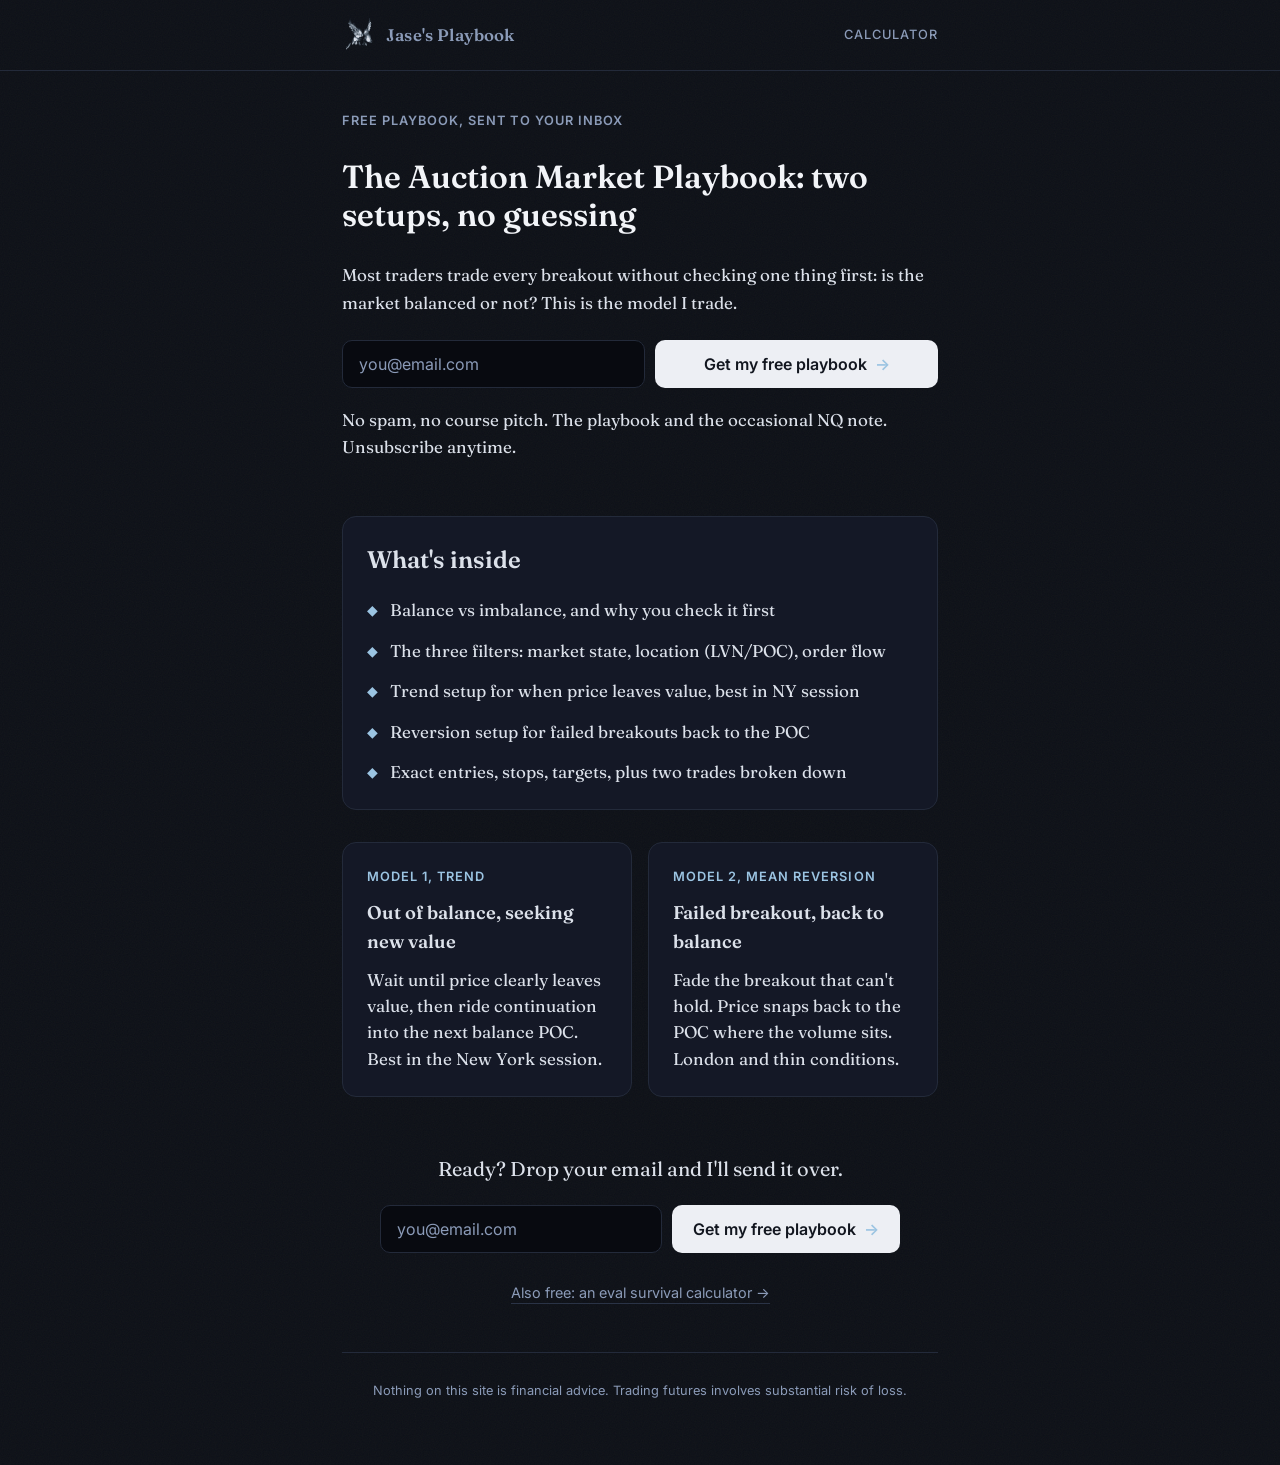
<file: index.html>
<!DOCTYPE html>
<html lang="en">
<head>
<meta charset="UTF-8">
<meta name="viewport" content="width=device-width, initial-scale=1.0">
<title>Jase's Playbook — The Auction Market Playbook (free)</title>
<meta name="description" content="Free PDF: the Auction Market Playbook. Two setups for NQ futures, no guessing — balance vs imbalance, trend and mean-reversion entries. Plus a free eval survival calculator.">
<link rel="icon" href="assets/favicon.ico" sizes="any">
<link rel="icon" type="image/png" href="assets/favicon-32.png" sizes="32x32">
<link rel="apple-touch-icon" href="assets/apple-touch-icon.png">
<link rel="preconnect" href="https://fonts.googleapis.com">
<link rel="preconnect" href="https://fonts.gstatic.com" crossorigin>
<link rel="stylesheet" href="assets/style.css">
</head>
<body>

<nav>
  <div class="nav-inner">
    <a href="index.html" class="brand"><img src="assets/butterfly.png" alt="Jase's Playbook"> Jase's Playbook</a>
    <div class="nav-links">
      <a href="eval-calculator/index.html">Calculator</a>
    </div>
  </div>
</nav>

<div class="wrap">

  <main id="optinPage">
    <section class="hero" id="signup">
      <div class="eyebrow">Free playbook, sent to your inbox</div>
      <h1>The Auction Market Playbook: two setups, no guessing</h1>
      <p>Most traders trade every breakout without checking one thing first: is the market balanced or not? This is the model I trade.</p>

      <form class="signup-form" id="signupForm1" action="https://app.kit.com/forms/9674263/subscriptions" method="post" target="hidden_iframe">
        <input type="email" name="email_address" required placeholder="you@email.com" aria-label="Email address">
        <button type="submit">Get my free playbook <span class="arrow">&rarr;</span></button>
      </form>
      <p class="fine-print">No spam, no course pitch. The playbook and the occasional NQ note. Unsubscribe anytime.</p>
    </section>

    <section style="margin-top:56px">
      <div class="card">
        <h2>What's inside</h2>
        <ul class="inside-list">
          <li><span>Balance vs imbalance, and why you check it first</span></li>
          <li><span>The three filters: market state, location (LVN/POC), order flow</span></li>
          <li><span>Trend setup for when price leaves value, best in NY session</span></li>
          <li><span>Reversion setup for failed breakouts back to the POC</span></li>
          <li><span>Exact entries, stops, targets, plus two trades broken down</span></li>
        </ul>
      </div>
    </section>

    <section class="model-grid">
      <div class="model-card">
        <div class="eyebrow">Model 1, trend</div>
        <h3>Out of balance, seeking new value</h3>
        <p>Wait until price clearly leaves value, then ride continuation into the next balance POC. Best in the New York session.</p>
      </div>
      <div class="model-card">
        <div class="eyebrow">Model 2, mean reversion</div>
        <h3>Failed breakout, back to balance</h3>
        <p>Fade the breakout that can't hold. Price snaps back to the POC where the volume sits. London and thin conditions.</p>
      </div>
    </section>

    <section class="closing-signup">
      <p>Ready? Drop your email and I'll send it over.</p>
      <form class="signup-form center" id="signupForm2" action="https://app.kit.com/forms/9674263/subscriptions" method="post" target="hidden_iframe">
        <input type="email" name="email_address" required placeholder="you@email.com" aria-label="Email address">
        <button type="submit">Get my free playbook <span class="arrow">&rarr;</span></button>
      </form>
      <p class="also-free"><a href="eval-calculator/index.html">Also free: an eval survival calculator &rarr;</a></p>
    </section>

    <footer>
      Nothing on this site is financial advice. Trading futures involves substantial risk of loss.
    </footer>
  </main>

  <main id="thanksPage" hidden>
    <div class="thanks-page">
      <img src="assets/butterfly.png" alt="Jase's Playbook">
      <h1>Check your inbox.</h1>
      <p>The playbook is on its way. If it's not there in a couple of minutes, check spam and drag it to your primary inbox so the NQ notes land too.</p>
      <p class="also-free"><a href="eval-calculator/index.html">While you wait, run your eval odds &rarr;</a></p>
    </div>
    <footer>
      Nothing on this site is financial advice. Trading futures involves substantial risk of loss.
    </footer>
  </main>

</div>

<iframe name="hidden_iframe" id="hidden_iframe" style="display:none" title="hidden"></iframe>

<script>
  function handleSignup() {
    document.getElementById('optinPage').hidden = true;
    document.getElementById('thanksPage').hidden = false;
    window.scrollTo(0, 0);
  }
  document.getElementById('signupForm1').addEventListener('submit', handleSignup);
  document.getElementById('signupForm2').addEventListener('submit', handleSignup);
</script>

</body>
</html>
</file>
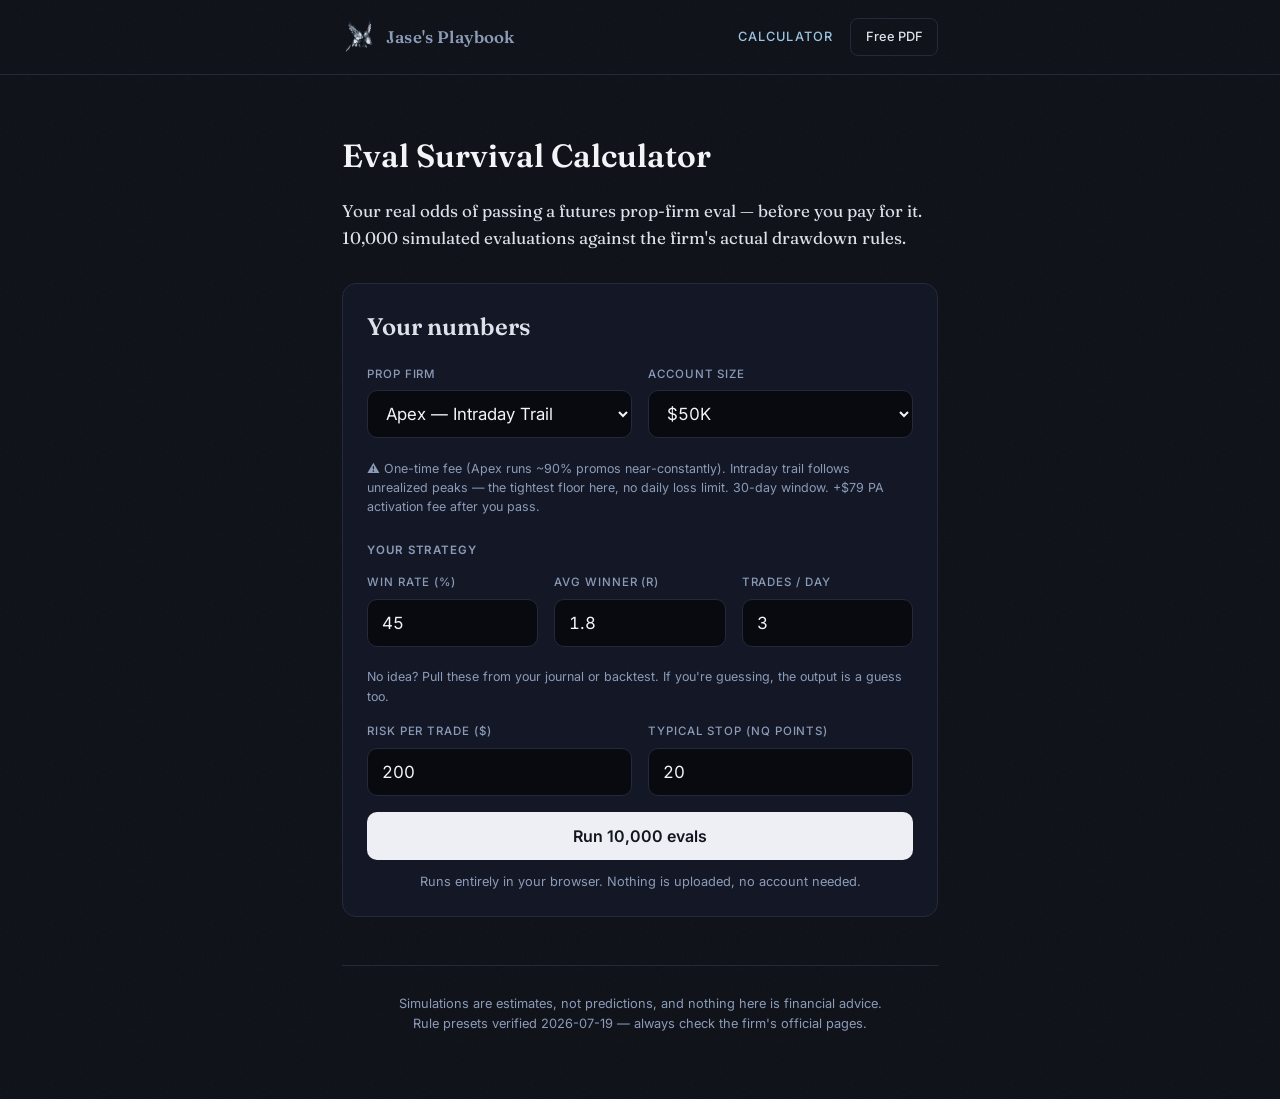
<file: eval-calculator/index.html>
<!DOCTYPE html>
<html lang="en">
<head>
<meta charset="UTF-8">
<meta name="viewport" content="width=device-width, initial-scale=1.0">
<title>Eval Survival Calculator — NQ / MNQ Prop Firm Simulator</title>
<meta name="description" content="Free Monte Carlo simulator for NQ and MNQ traders: your real odds of passing an Apex, Tradeify or Topstep evaluation, optimal risk per trade, and position size. Runs in your browser, no signup.">
<link rel="icon" href="../assets/favicon.ico" sizes="any">
<link rel="icon" type="image/png" href="../assets/favicon-32.png" sizes="32x32">
<link rel="apple-touch-icon" href="../assets/apple-touch-icon.png">
<link rel="preconnect" href="https://fonts.googleapis.com">
<link rel="preconnect" href="https://fonts.gstatic.com" crossorigin>
<link rel="stylesheet" href="../assets/style.css">
</head>
<body>

<nav>
  <div class="nav-inner">
    <a href="../index.html" class="brand"><img src="../assets/butterfly.png" alt="Jase's Playbook"> Jase's Playbook</a>
    <div class="nav-links">
      <a href="index.html" class="active">Calculator</a>
      <a href="../index.html#signup" class="nav-cta">Free PDF</a>
    </div>
  </div>
</nav>

<div class="wrap">

  <header class="page-head">
    <h1>Eval Survival Calculator</h1>
    <p>Your real odds of passing a futures prop-firm eval — before you pay for it.
    10,000 simulated evaluations against the firm's actual drawdown rules.</p>
  </header>

  <div class="card">
    <h2>Your numbers</h2>

    <div class="row">
      <div class="field">
        <label for="firm">Prop firm</label>
        <select id="firm"></select>
      </div>
      <div class="field">
        <label for="size">Account size</label>
        <select id="size"></select>
      </div>
    </div>
    <div class="hint" id="rulesNote"></div>

    <div id="customRules" style="display:none">
      <h3>Custom rules</h3>
      <div class="row3">
        <div class="field"><label for="cStart">Account size ($)</label><input type="number" id="cStart" value="50000" step="1000"></div>
        <div class="field"><label for="cTarget">Profit target ($)</label><input type="number" id="cTarget" value="3000" step="100"></div>
        <div class="field"><label for="cDd">Trailing drawdown ($)</label><input type="number" id="cDd" value="2000" step="100"></div>
      </div>
      <div class="row3">
        <div class="field">
          <label for="cDdType">Drawdown type</label>
          <select id="cDdType"><option value="eod">EOD trailing</option><option value="intraday">Intraday trailing</option></select>
        </div>
        <div class="field"><label for="cDll">Daily loss limit ($, 0 = none)</label><input type="number" id="cDll" value="0" step="100"></div>
        <div class="field"><label for="cFee">Fee per attempt ($)</label><input type="number" id="cFee" value="100" step="10"></div>
      </div>
    </div>

    <h3>Your strategy</h3>
    <div class="row3">
      <div class="field">
        <label for="winRate">Win rate (%)</label>
        <input type="number" id="winRate" value="45" min="1" max="99" step="1">
      </div>
      <div class="field">
        <label for="rr">Avg winner (R)</label>
        <input type="number" id="rr" value="1.8" min="0.1" step="0.1">
      </div>
      <div class="field">
        <label for="tradesPerDay">Trades / day</label>
        <input type="number" id="tradesPerDay" value="3" min="1" max="50" step="1">
      </div>
    </div>
    <div class="hint">No idea? Pull these from your journal or backtest. If you're guessing, the output is a guess too.</div>

    <div class="row" style="margin-top:1rem">
      <div class="field">
        <label for="riskPerTrade">Risk per trade ($)</label>
        <input type="number" id="riskPerTrade" value="200" min="1" step="25">
      </div>
      <div class="field">
        <label for="stopPoints">Typical stop (NQ points)</label>
        <input type="number" id="stopPoints" value="20" min="0.25" step="0.25">
      </div>
    </div>

    <button class="primary" id="runBtn">Run 10,000 evals</button>
    <div class="trust-line">Runs entirely in your browser. Nothing is uploaded, no account needed.</div>
  </div>

  <div class="card" id="resultsCard" style="display:none">
    <h2>Results</h2>
    <div class="stats cols3">
      <div class="stat"><div class="label">Pass probability</div><div class="value" id="outPass">—</div><div class="sub" id="outPassSub"></div></div>
      <div class="stat"><div class="label">Bust probability</div><div class="value neg" id="outBust">—</div><div class="sub">hit the trailing floor</div></div>
      <div class="stat"><div class="label" id="outTimeLabel">Ran out of time</div><div class="value" id="outTimeout">—</div><div class="sub" id="outTimeoutSub"></div></div>
      <div class="stat"><div class="label">Median days to pass</div><div class="value" id="outDays">—</div><div class="sub">trading days, when you do pass</div></div>
      <div class="stat"><div class="label">Expected attempts</div><div class="value" id="outAttempts">—</div><div class="sub">before one passes</div></div>
      <div class="stat"><div class="label">Expected cost to pass</div><div class="value" id="outCost">—</div><div class="sub" id="outCostSub">attempts × fee</div></div>
    </div>
    <div class="verdict" id="verdict"></div>

    <h3>Position size at this risk</h3>
    <div class="stats">
      <div class="stat"><div class="label">MNQ contracts</div><div class="value" id="outMnq">—</div><div class="sub" id="outMnqSub"></div></div>
      <div class="stat"><div class="label">NQ contracts</div><div class="value" id="outNq">—</div><div class="sub" id="outNqSub"></div></div>
    </div>

    <h3>Pass rate vs risk per trade</h3>
    <p class="hint" style="margin:0 0 0.6rem">Same strategy, different bet size. This is the curve most traders never look at — oversizing is how most evals die.</p>
    <svg id="sweepChart" viewBox="0 0 640 220" style="width:100%;height:auto"></svg>

    <h3>One simulated attempt</h3>
    <p class="hint" style="margin:0 0 0.6rem">A single random run from the 10,000 — equity vs the trailing floor chasing it.</p>
    <canvas id="pathChart" class="chart" width="640" height="260"></canvas>
    <div class="legend"><span class="l-equity">Equity</span><span class="l-floor-i">Trailing floor</span><span class="l-target">Target</span></div>
    <div class="chart-controls">
      <button class="ghost" id="rerollBtn">Show another run</button>
      <span class="hint" id="pathOutcome"></span>
    </div>

    <details class="methodology">
      <summary>Methodology &amp; honest limitations</summary>
      <ul>
        <li>Each trade is an independent coin flip at your win rate: winner = +(avg R × risk), loser = −risk. 10,000 full evaluations are simulated against the selected firm's trailing-drawdown, daily-loss and time rules.</li>
        <li>Intraday trailing floors are updated per closed trade. Real intraday trails also move on <em>unrealized</em> peaks mid-trade, so true intraday risk is slightly worse than shown.</li>
        <li>Commissions, slippage, losing-streak correlation and news-day fat tails are not modeled. Real results will be somewhat worse than simulated. Treat the output as an upper bound.</li>
        <li>Rule presets last verified 2026-07-19. Firms change rules constantly — always confirm against the firm's official rules page.</li>
        <li>Rough reading: ≥65% pass probability is solid, 50–65% is a coin flip across attempts, &lt;50% means fix the risk or the strategy before paying anyone.</li>
      </ul>
    </details>

    <div class="ebook-cta">
      <p><strong>The math is the easy part.</strong> Sizing right keeps you alive, but it doesn't give you an edge. The entries have to come from somewhere. That's the free Auction Market Playbook: two setups, ready to load into Tradezella.</p>
      <a class="btn-cta" href="../index.html#signup">Get the free playbook (PDF) <span class="arrow">&rarr;</span></a>
    </div>
  </div>

  <footer>
    Simulations are estimates, not predictions, and nothing here is financial advice.<br>
    Rule presets verified 2026-07-19 — always check the firm's official pages.
  </footer>

</div>

<script src="../assets/engine.js"></script>
<script src="../assets/calc.js"></script>
</body>
</html>
</file>
<file: assets/style.css>
@import url('https://fonts.googleapis.com/css2?family=Fraunces:opsz,wght@9..144,400;9..144,600&family=Inter:wght@500;600&display=swap');

:root {
  --bg: #0C0F16;
  --surface: #141826;
  --surface2: #080A10;
  --border: #232A3A;
  --text: #DCE1EA;
  --text-strong: #F2F4F8;
  --muted: #8B9BB8;
  --accent: #9BC4E2;
  --cta: #EDEFF4;
  --cta-text: #12161F;
  --pos: #6FA07A;
  --neg: #C96A5E;
  --warn: #A8B4C8;
  --mono: Inter, system-ui, sans-serif;
  --serif: Fraunces, Georgia, serif;
}
* { box-sizing: border-box; }
html { -webkit-text-size-adjust: 100%; }
body {
  margin: 0; color: var(--text); line-height: 1.6;
  font-family: var(--serif); -webkit-font-smoothing: antialiased;
  background-color: var(--bg);
  background-image: url("data:image/svg+xml,%3Csvg xmlns='http://www.w3.org/2000/svg' width='160' height='160'%3E%3Cfilter id='n'%3E%3CfeTurbulence type='fractalNoise' baseFrequency='0.85' numOctaves='2' stitchTiles='stitch'/%3E%3C/filter%3E%3Crect width='160' height='160' filter='url(%23n)' opacity='0.04'/%3E%3C/svg%3E");
}
a { color: var(--accent); text-decoration: none; }
a:hover { color: #C4DCF0; }
input, select, button { font-family: Inter, system-ui, sans-serif; }
input[type=number]::-webkit-outer-spin-button, input[type=number]::-webkit-inner-spin-button { -webkit-appearance: none; margin: 0; }
input[type=number] { -moz-appearance: textfield; }
summary::-webkit-details-marker { display: none; }

@keyframes riseIn { from { opacity: 0; transform: translateY(8px); } to { opacity: 1; transform: translateY(0); } }
@keyframes doveGlitch {
  0% { filter: none; transform: none; }
  18% { filter: drop-shadow(2px 0 #9BC4E2) drop-shadow(-2px 0 #5C6B85); transform: translateX(1px); }
  36% { filter: none; transform: translateX(-1px); }
  56% { filter: drop-shadow(-2px 0 #9BC4E2) drop-shadow(2px 0 #5C6B85); transform: translateX(1px); }
  100% { filter: none; transform: none; }
}
@media (prefers-reduced-motion: reduce) { * { animation: none !important; transition: none !important; } }

nav { border-bottom: 1px solid var(--border); }
.nav-inner {
  max-width: 640px; margin: 0 auto; padding: 18px 22px;
  display: flex; align-items: center; justify-content: space-between; gap: 1rem;
}
.brand { display: flex; align-items: center; gap: 10px; color: var(--muted); font-family: var(--serif); font-weight: 600; font-size: 1.05rem; letter-spacing: 0.01em; transition: color 0.15s ease; }
.brand:hover { color: var(--accent); }
.brand img { width: 34px; height: 34px; object-fit: contain; flex: none; }
.nav-links { display: flex; gap: 1.1rem; align-items: center; flex-wrap: wrap; }
.nav-links a {
  font-family: Inter, sans-serif; font-weight: 500; font-size: 0.8rem;
  text-transform: uppercase; letter-spacing: 0.08em; color: var(--muted);
  transition: color 0.15s ease;
}
.nav-links a:hover, .nav-links a.active { color: var(--accent); }
.nav-cta {
  background: transparent; color: var(--text) !important; font-weight: 600;
  border: 1px solid var(--border);
  padding: 0.5rem 0.9rem; border-radius: 8px; text-transform: none !important; letter-spacing: 0 !important;
  transition: border-color 0.15s ease, color 0.15s ease;
}
.nav-cta:hover { border-color: var(--accent); color: var(--text-strong) !important; }

.wrap { max-width: 640px; margin: 0 auto; padding: 0 22px 64px; }
.page-head { padding-top: 40px; margin-bottom: 2rem; }
.page-head h1, .hero h1 { font-family: var(--serif); font-weight: 600; font-size: clamp(1.6rem, 5vw, 2rem); color: var(--text-strong); line-height: 1.2; }
.page-head p { color: var(--text); margin: 14px 0 0; max-width: 56ch; font-size: 1.0625rem; line-height: 1.6; }

.card {
  background: var(--surface); border: 1px solid var(--border);
  border-radius: 14px; padding: 24px; margin-bottom: 1.5rem;
  transition: border-color 0.15s ease;
}
.card:hover { border-color: var(--accent); }
.card h2 { font-family: var(--serif); font-weight: 600; font-size: 1.5rem; color: var(--text); margin: 0 0 18px; }
.card h3 {
  font-family: Inter, sans-serif; font-size: 0.72rem; margin: 24px 0 14px; color: var(--muted);
  text-transform: uppercase; letter-spacing: 0.08em; font-weight: 600;
}

.field { margin-bottom: 1rem; display: flex; flex-direction: column; gap: 7px; }
.field label {
  font-family: Inter, sans-serif; font-weight: 500; font-size: 0.72rem; color: var(--muted);
  text-transform: uppercase; letter-spacing: 0.08em;
}
.field input, .field select {
  width: 100%; min-height: 48px; padding: 0 14px; background: var(--surface2);
  border: 1px solid var(--border); border-radius: 10px; color: var(--text-strong);
  font-size: 1.05rem; font-family: Inter, sans-serif; font-variant-numeric: tabular-nums;
  outline: none; transition: border-color 0.12s ease;
}
.field select { cursor: pointer; }
.field input:focus, .field select:focus { border-color: var(--accent); }
.row { display: grid; grid-template-columns: 1fr 1fr; gap: 1rem; }
.row3 { display: grid; grid-template-columns: 1fr 1fr 1fr; gap: 1rem; }
@media (max-width: 520px) { .row3 { grid-template-columns: 1fr 1fr; } }
.hint { font-family: Inter, sans-serif; font-size: 0.78rem; color: var(--muted); margin-top: 0.3rem; line-height: 1.55; }

button.primary {
  width: 100%; min-height: 48px; padding: 0 20px; border: none; border-radius: 10px;
  background: var(--cta); color: var(--cta-text); font-family: Inter, sans-serif;
  font-size: 1rem; font-weight: 600; cursor: pointer;
  display: flex; align-items: center; justify-content: center; gap: 8px;
  transition: transform 0.12s ease, filter 0.12s ease;
}
button.primary:hover { transform: scale(1.02); filter: brightness(1.03); }
button.primary:active { transform: scale(0.98); }
button.ghost {
  min-height: 40px; padding: 0 16px; border: 1px solid var(--border); border-radius: 10px;
  background: transparent; color: var(--text); font-family: Inter, sans-serif;
  font-weight: 500; font-size: 0.85rem; cursor: pointer; transition: border-color 0.15s ease;
}
button.ghost:hover { border-color: var(--accent); }

.stats { display: grid; grid-template-columns: 1fr 1fr; gap: 14px; }
@media (min-width: 560px) { .stats.cols3 { grid-template-columns: 1fr 1fr 1fr; } }
.stat { background: var(--surface2); border-radius: 8px; padding: 18px; }
.stat .label {
  font-family: Inter, sans-serif; font-weight: 500; font-size: 0.7rem; color: var(--muted);
  margin-bottom: 8px; text-transform: uppercase; letter-spacing: 0.08em;
}
.stat .value {
  font-family: Inter, sans-serif; font-size: 1.9rem; font-weight: 600;
  font-variant-numeric: tabular-nums; color: var(--text);
}
.stat .sub { font-family: Inter, sans-serif; font-size: 0.72rem; color: var(--muted); margin-top: 4px; }
.num { font-family: Inter, sans-serif; font-variant-numeric: tabular-nums; }
.pos, .stat .value.pos { color: var(--pos); }
.neg, .stat .value.neg { color: var(--neg); }
.warn-c, .stat .value.warn-c { color: var(--warn); }

.verdict {
  border-left: 3px solid var(--border); background: var(--surface2);
  padding: 20px 22px; border-radius: 0 14px 14px 0; margin-top: 1.1rem;
  font-family: var(--serif); font-size: 1.0625rem; line-height: 1.55; color: var(--text);
}
.verdict strong { font-weight: 600; }
.verdict.good { border-left-color: var(--pos); }
.verdict.good strong { color: var(--pos); }
.verdict.mid { border-left-color: var(--warn); }
.verdict.mid strong { color: var(--warn); }
.verdict.bad { border-left-color: var(--neg); }
.verdict.bad strong { color: var(--neg); }

canvas.chart { width: 100%; height: auto; background: var(--surface2); border-radius: 8px; border: 1px solid var(--border); }
.chart-controls { display: flex; gap: 14px; margin-top: 16px; flex-wrap: wrap; align-items: center; }
.legend { display: flex; gap: 18px; flex-wrap: wrap; font-family: Inter, sans-serif; font-size: 0.75rem; color: var(--muted); margin-top: 12px; }
.legend span::before { content: ""; display: inline-block; width: 14px; height: 2px; margin-right: 7px; vertical-align: middle; background: var(--muted); }
.legend .l-equity::before { background: var(--accent); }
.legend .l-floor-i::before { background: var(--neg); }
.legend .l-floor-e::before { background: var(--warn); }
.legend .l-target::before { background: var(--pos); }

.ebook-cta {
  background: var(--surface); border: 1px solid var(--border); border-radius: 14px;
  padding: 24px; margin: 1.5rem 0; text-align: center;
  transition: border-color 0.15s ease;
}
.ebook-cta:hover { border-color: var(--accent); }
.ebook-cta p { margin: 0 0 18px; font-family: var(--serif); font-size: 1.0625rem; line-height: 1.55; color: var(--text); }
.ebook-cta strong { color: var(--text-strong); font-weight: 600; }
.btn-cta {
  display: inline-flex; align-items: center; gap: 8px; background: var(--cta); color: var(--cta-text);
  font-family: Inter, sans-serif; font-weight: 600; padding: 0.85rem 1.4rem; border-radius: 10px;
  transition: transform 0.12s ease, filter 0.12s ease;
}
.btn-cta:hover { filter: brightness(1.03); transform: scale(1.02); color: var(--cta-text); }
.btn-cta .arrow { color: var(--accent); font-weight: 600; }

details.methodology { margin-top: 1.25rem; font-family: Inter, sans-serif; font-size: 0.8rem; color: var(--muted); background: var(--surface); border: 1px solid var(--border); border-radius: 14px; padding: 16px 20px; }
details.methodology summary { cursor: pointer; text-transform: uppercase; letter-spacing: 0.08em; font-weight: 500; color: var(--muted); list-style: none; }
details.methodology summary::-webkit-details-marker { display: none; }
details.methodology summary:hover { color: var(--accent); }
details.methodology ul { list-style: none; display: flex; flex-direction: column; gap: 12px; margin-top: 16px; padding: 0; }
details.methodology li { font-family: var(--serif); font-size: 1rem; line-height: 1.55; color: var(--muted); padding-left: 16px; border-left: 2px solid var(--border); }
.trust-line { text-align: center; font-family: Inter, sans-serif; font-size: 0.8rem; color: var(--muted); margin-top: 0.75rem; }
footer {
  text-align: center; color: var(--muted); font-family: Inter, sans-serif; font-size: 0.8rem;
  line-height: 1.6; margin-top: 3rem; padding-top: 28px; border-top: 1px solid var(--border);
}

.eyebrow {
  font-family: Inter, sans-serif; font-weight: 600; font-size: 0.8rem; text-transform: uppercase;
  letter-spacing: 0.08em; color: var(--muted); margin-bottom: 16px;
}
.hero { padding-top: 40px; animation: riseIn 0.2s ease-out both; }
.hero p { font-family: var(--serif); font-size: 1.0625rem; line-height: 1.6; color: var(--text); margin-top: 18px; max-width: 56ch; }
.signup-form { display: flex; flex-wrap: wrap; gap: 10px; margin-top: 24px; }
.signup-form.center { max-width: 520px; margin: 0 auto; }
.signup-form input[type=email] {
  flex: 1 1 220px; min-height: 48px; padding: 0 16px; background: var(--surface2);
  border: 1px solid var(--border); border-radius: 10px; color: var(--text-strong);
  font-family: Inter, sans-serif; font-size: 1rem; outline: none; transition: border-color 0.12s ease;
}
.signup-form input[type=email]::placeholder { color: var(--muted); }
.signup-form input[type=email]:focus { border-color: var(--accent); }
.signup-form button {
  flex: 1 1 200px; min-height: 48px; padding: 0 20px; background: var(--cta); color: var(--cta-text);
  border: none; border-radius: 10px; font-family: Inter, sans-serif; font-weight: 600; font-size: 1rem;
  cursor: pointer; display: flex; align-items: center; justify-content: center; gap: 8px;
  transition: transform 0.12s ease, filter 0.12s ease;
}
.signup-form button:hover { transform: scale(1.02); filter: brightness(1.03); }
.signup-form button:active { transform: scale(0.98); }
.signup-form .arrow { color: var(--accent); font-weight: 600; }
.fine-print { font-family: Inter, sans-serif; font-size: 0.75rem; color: var(--muted); margin-top: 12px; line-height: 1.5; }

.inside-list { list-style: none; display: flex; flex-direction: column; gap: 14px; margin: 0; padding: 0; }
.inside-list li { display: flex; gap: 12px; align-items: flex-start; }
.inside-list li::before { content: "\25C6"; color: var(--accent); flex: none; margin-top: 2px; font-size: 0.9rem; }
.inside-list span { font-family: var(--serif); font-size: 1.0625rem; line-height: 1.55; color: var(--text); }

.model-grid { margin-top: 32px; display: grid; grid-template-columns: repeat(auto-fit, minmax(240px, 1fr)); gap: 16px; }
.model-card {
  background: var(--surface); border: 1px solid var(--border); border-radius: 14px; padding: 24px;
  transition: border-color 0.15s ease;
}
.model-card:hover { border-color: var(--accent); }
.model-card .eyebrow { margin-bottom: 10px; color: var(--accent); }
.model-card h3 { font-family: var(--serif); font-weight: 600; font-size: 1.15rem; color: var(--text); margin: 0 0 10px; }
.model-card p { font-family: var(--serif); font-size: 1.0625rem; line-height: 1.55; color: var(--text); margin: 0; }

.closing-signup { margin-top: 56px; text-align: center; }
.closing-signup p { font-family: var(--serif); font-size: 1.25rem; color: var(--text); margin-bottom: 20px; }
.closing-signup .also-free { margin-top: 28px; font-family: Inter, sans-serif; font-size: 0.9rem; color: var(--muted); }
.closing-signup .also-free a { border-bottom: 1px solid #2A3346; padding-bottom: 2px; color: var(--muted); transition: color 0.15s ease, border-color 0.15s ease; }
.closing-signup .also-free a:hover { color: var(--accent); border-bottom-color: var(--accent); }

.thanks-page {
  min-height: 70vh; display: flex; flex-direction: column; align-items: center; justify-content: center; text-align: center;
}
.thanks-page img { width: 96px; height: 96px; object-fit: contain; margin-bottom: 24px; animation: doveGlitch 0.5s ease-out both; }
.thanks-page h1 { font-family: var(--serif); font-weight: 600; font-size: clamp(2rem, 6vw, 2.75rem); color: var(--text-strong); line-height: 1.15; }
.thanks-page p { font-family: var(--serif); font-size: 1.0625rem; line-height: 1.6; color: var(--text); margin-top: 18px; max-width: 48ch; }
.thanks-page .also-free { margin-top: 28px; font-family: Inter, sans-serif; font-size: 1rem; color: var(--accent); cursor: pointer; }

[hidden] { display: none !important; }
</file>
